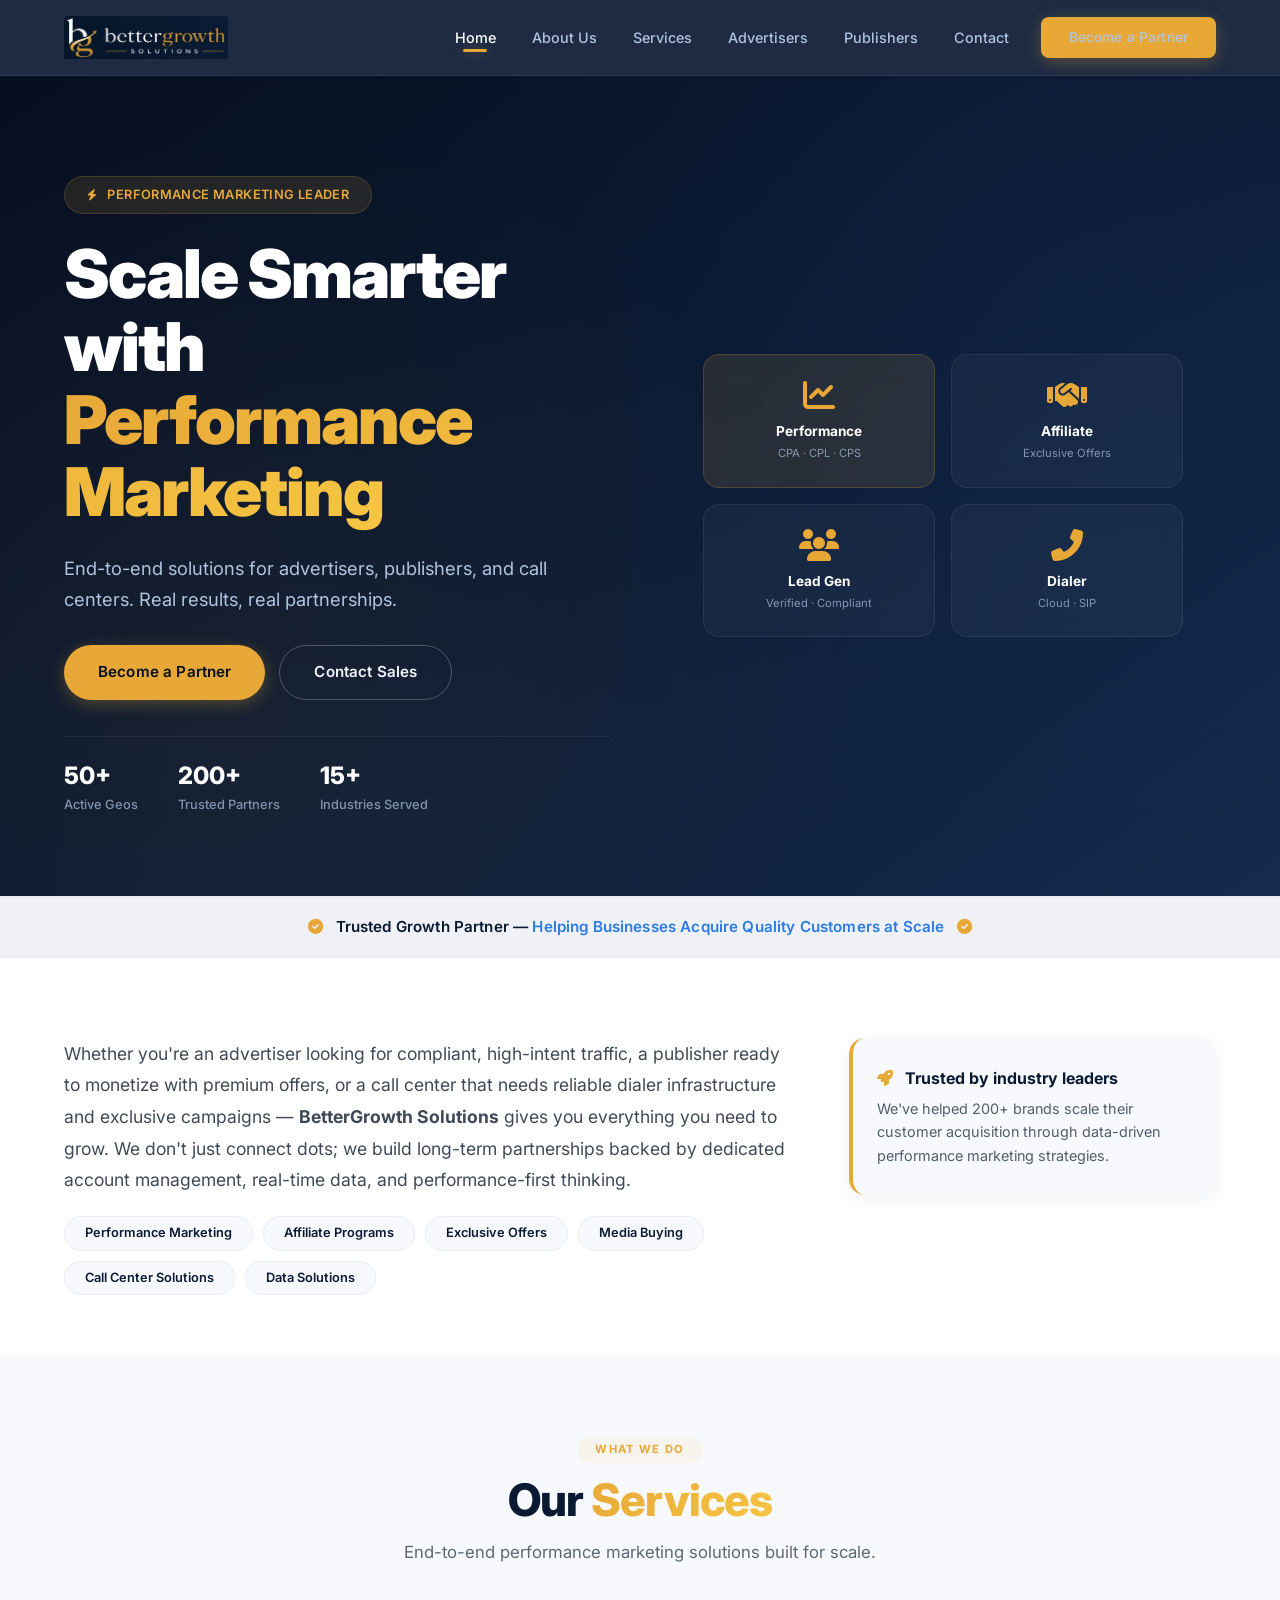
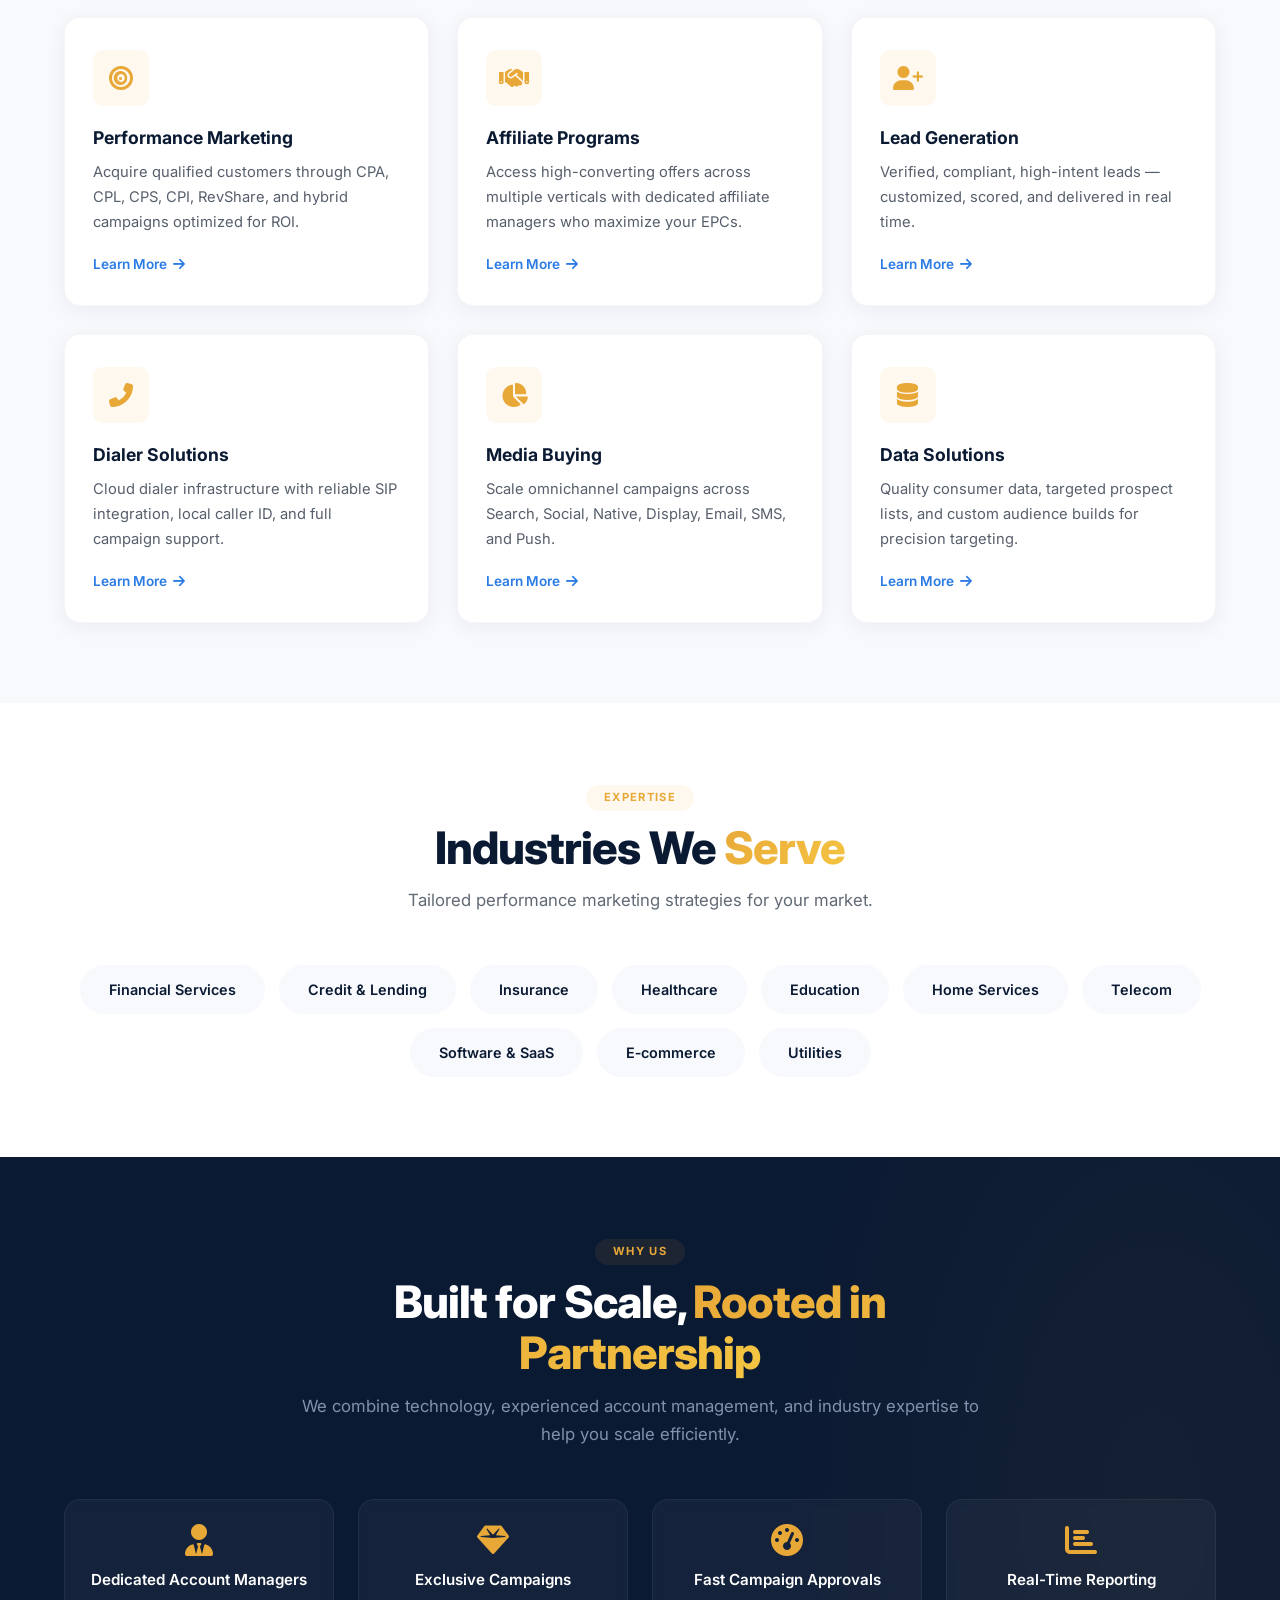
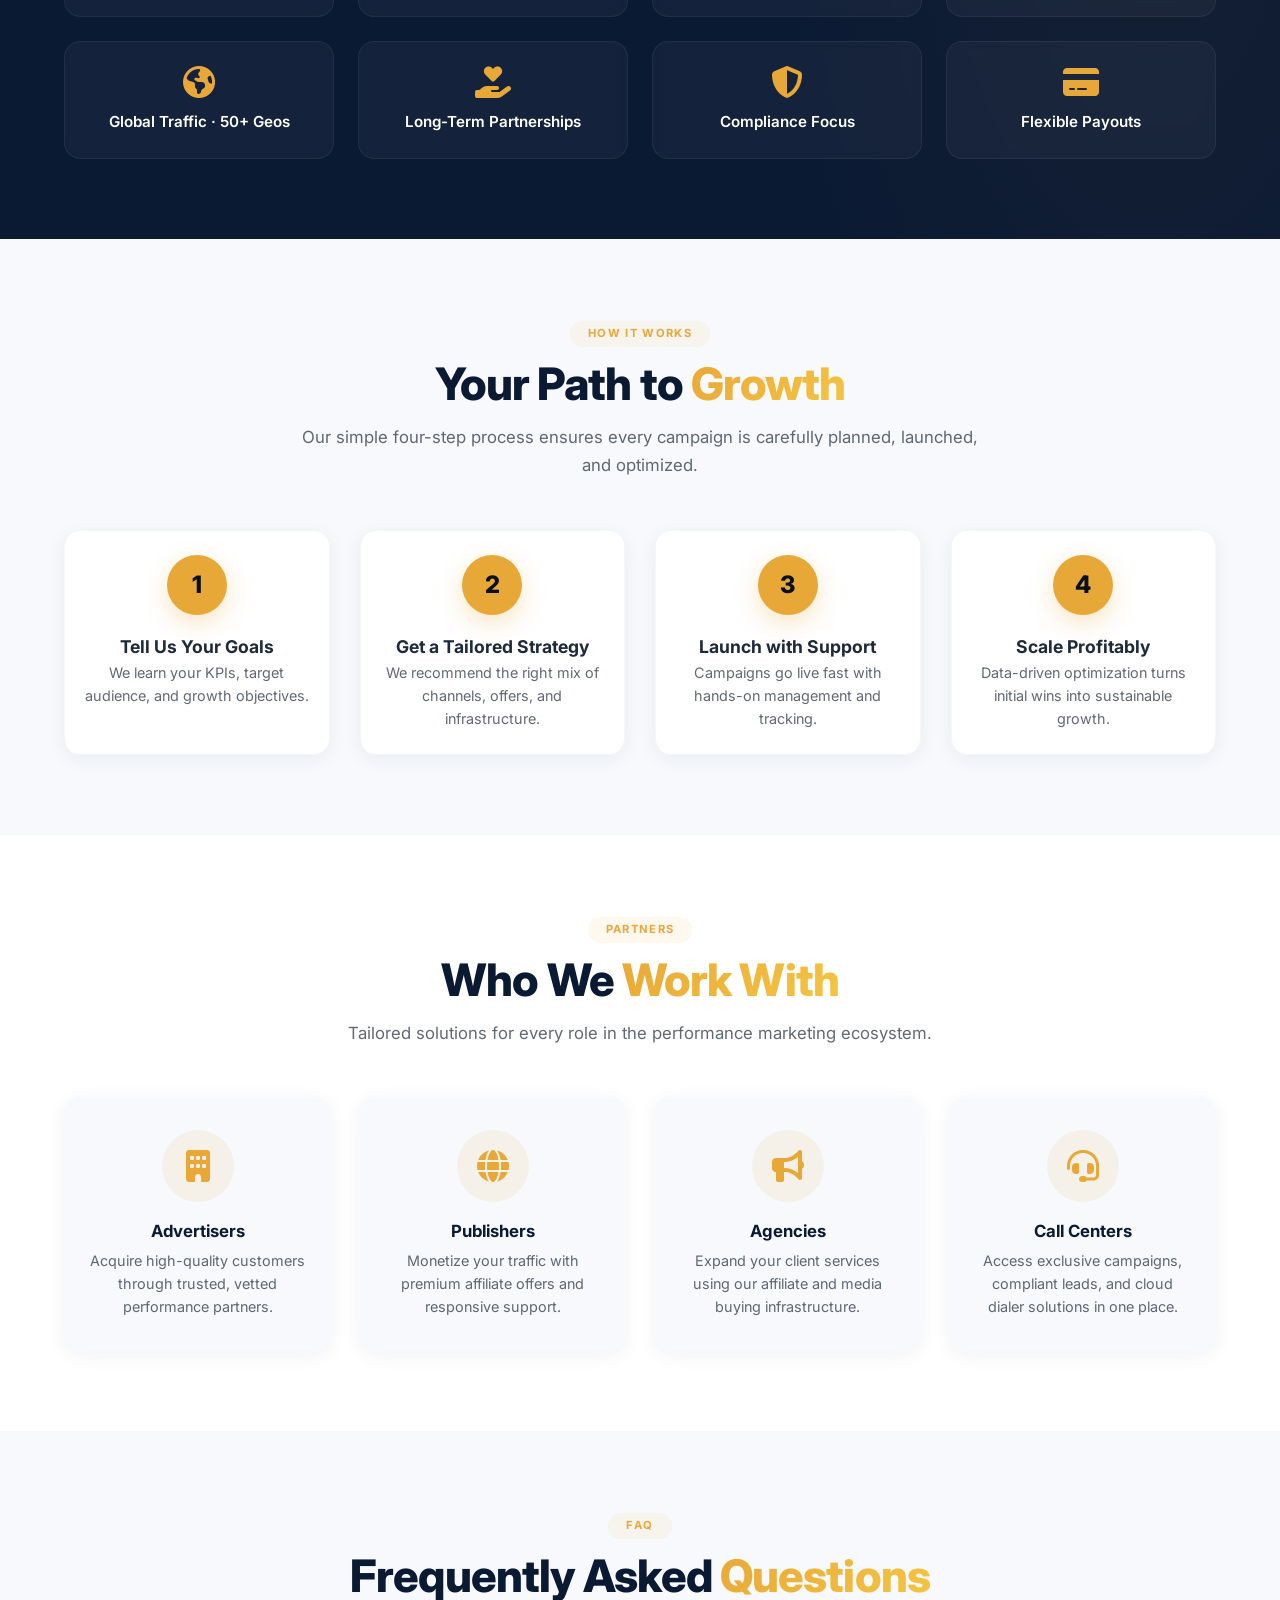
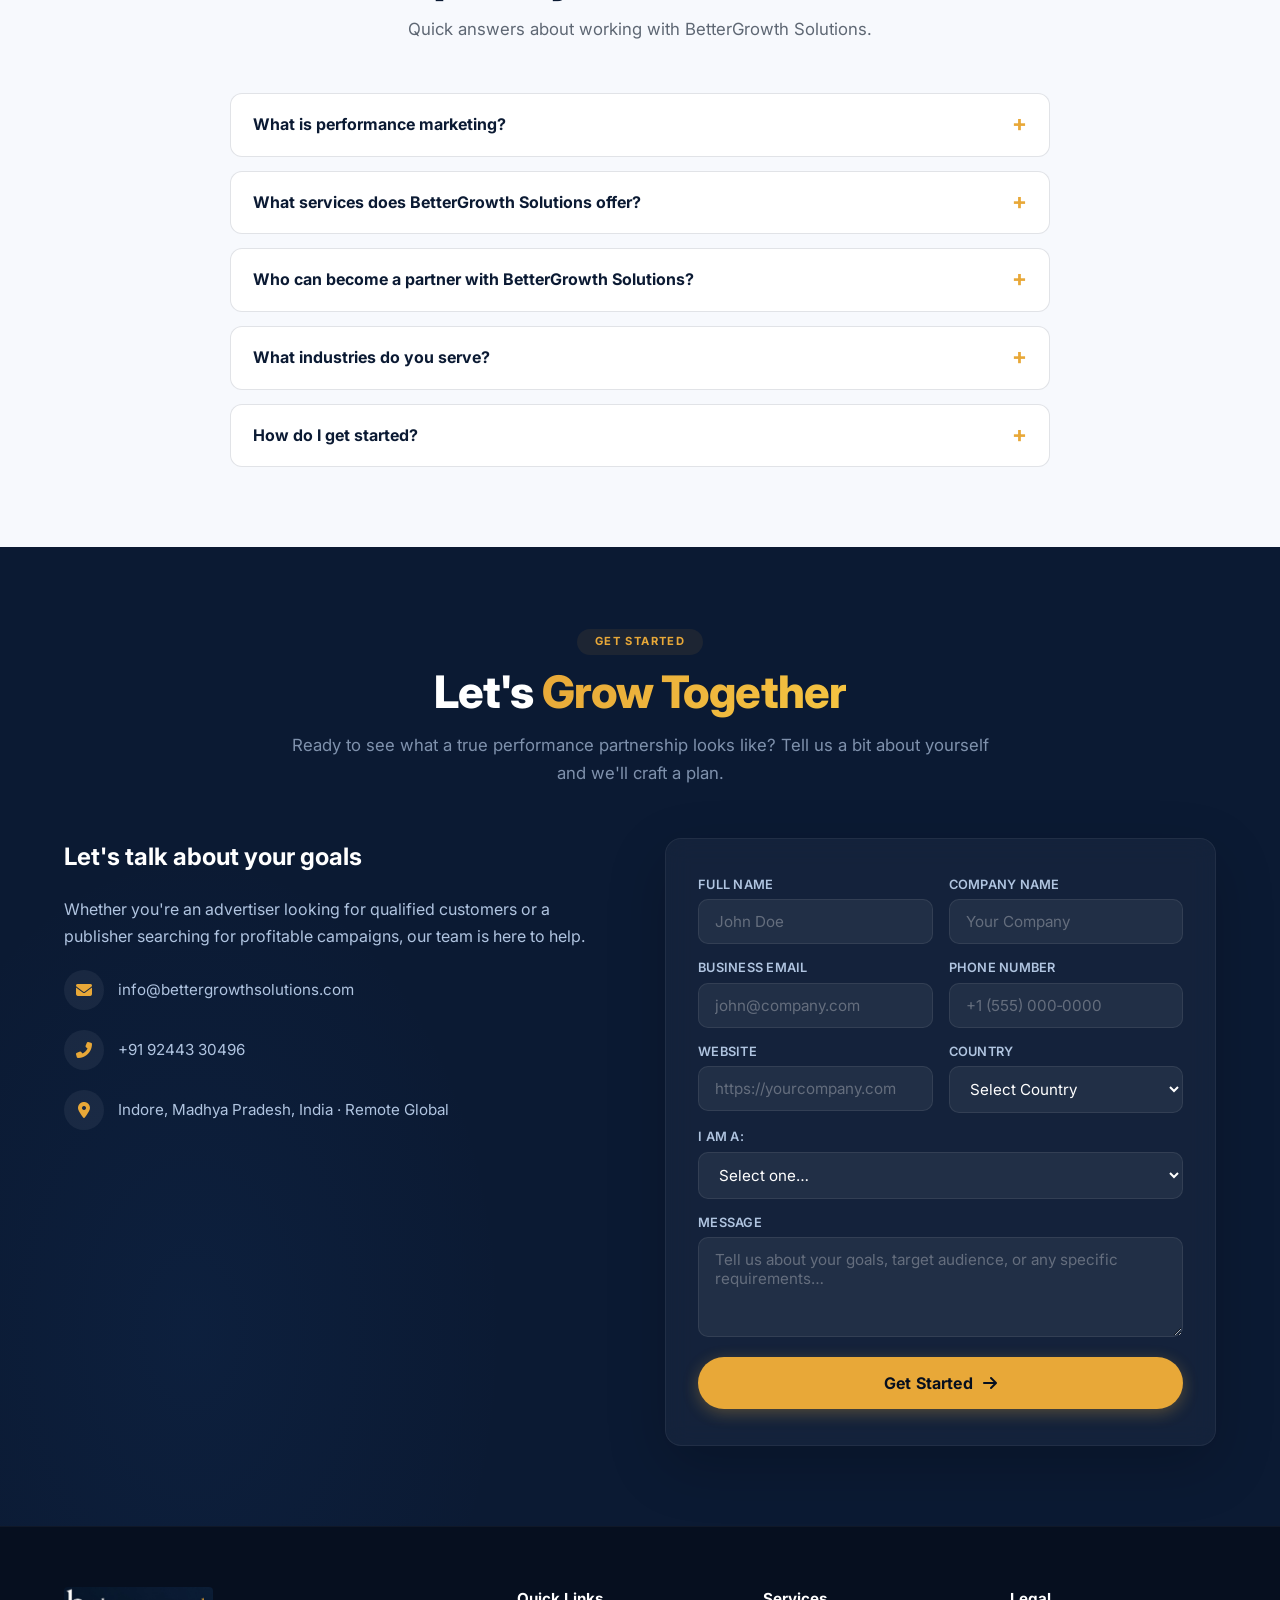
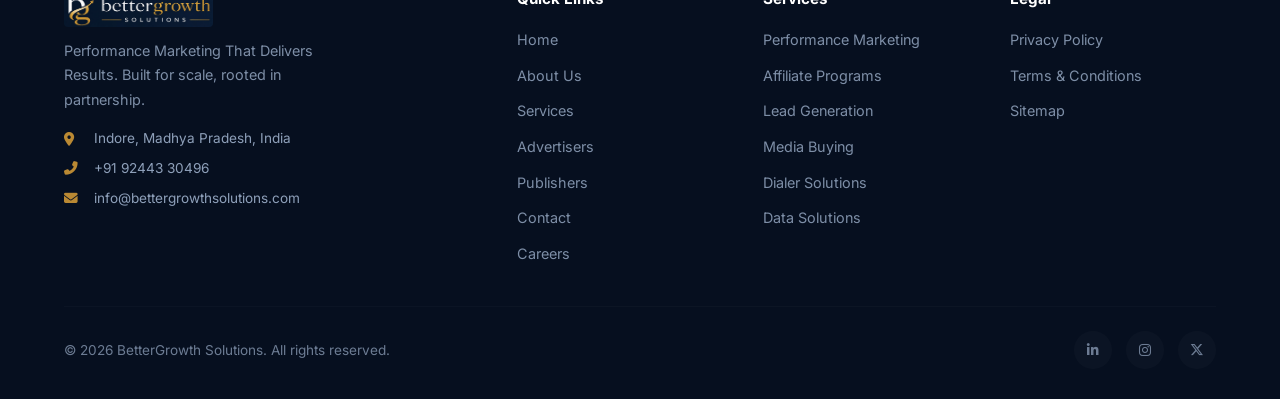
<file: index.html>
<!DOCTYPE html>
<html lang="en">
<head>
    <meta charset="UTF-8" />
    <meta name="viewport" content="width=device-width, initial-scale=1.0" />

    <!-- ============================================================
    PRIMARY SEO
    ============================================================ -->
    <title>Performance Marketing Agency | BetterGrowth Solutions</title>
    <meta name="description" content="BetterGrowth Solutions is a performance marketing agency for CPA, CPL, lead generation, affiliate programs and media buying. Scale customer acquisition with data-driven campaigns." />
    <meta name="keywords" content="performance marketing, CPA marketing, CPL campaigns, lead generation, affiliate marketing, media buying, digital marketing agency, customer acquisition, BetterGrowth Solutions" />
    <meta name="author" content="BetterGrowth Solutions" />
    <meta name="robots" content="index, follow, max-snippet:-1, max-image-preview:large, max-video-preview:-1" />
    <link rel="canonical" href="https://bettergrowthsolutions.com/" />
    <meta name="theme-color" content="#0f1f3d" />
    <meta name="fo-verify" content="fa88e539-991d-445c-bbc4-5c7db0f1e27b" />

    <!-- Alternate languages / regions -->
    <link rel="alternate" hreflang="en-us" href="https://bettergrowthsolutions.com/" />
    <link rel="alternate" hreflang="en-gb" href="https://bettergrowthsolutions.com/" />
    <link rel="alternate" hreflang="x-default" href="https://bettergrowthsolutions.com/" />

    <!-- ============================================================
    OPEN GRAPH / TWITTER
    ============================================================ -->
    <meta property="og:type" content="website" />
    <meta property="og:site_name" content="BetterGrowth Solutions" />
    <meta property="og:title" content="Performance Marketing Agency | BetterGrowth Solutions" />
    <meta property="og:description" content="Scale smarter with performance marketing. CPA, CPL, lead generation, affiliate programs and media buying, all in one place." />
    <meta property="og:url" content="https://bettergrowthsolutions.com/" />
    <meta property="og:image" content="https://bettergrowthsolutions.com/bettergrowthsolutions.jpg" />
    <meta property="og:image:width" content="1200" />
    <meta property="og:image:height" content="630" />
    <meta property="og:image:alt" content="BetterGrowth Solutions - Performance Marketing Agency" />
    <meta property="og:locale" content="en_US" />

    <meta name="twitter:card" content="summary_large_image" />
    <meta name="twitter:site" content="@BGSindore" />
    <meta name="twitter:title" content="Performance Marketing Agency | BetterGrowth Solutions" />
    <meta name="twitter:description" content="Scale smarter with performance marketing. CPA, CPL, lead generation, affiliate programs and media buying." />
    <meta name="twitter:image" content="https://bettergrowthsolutions.com/bettergrowthsolutions.jpg" />

    <!-- ============================================================
    FAVICON
    ============================================================ -->
    <link rel="icon" href="bettergrowthsolutions.jpg" type="image/jpeg" />
    <link rel="apple-touch-icon" href="bettergrowthsolutions.jpg" />

    <!-- ============================================================
    FONTS & ICONS
    ============================================================ -->
    <link rel="preconnect" href="https://fonts.googleapis.com" />
    <link rel="preconnect" href="https://fonts.gstatic.com" crossorigin />
    <link href="https://fonts.googleapis.com/css2?family=Inter:opsz,wght@14..32,400;14..32,500;14..32,600;14..32,700;14..32,800;14..32,900&display=swap" rel="stylesheet" />
    <link rel="stylesheet" href="https://cdnjs.cloudflare.com/ajax/libs/font-awesome/6.5.0/css/all.min.css" />
    <link rel="preload" as="image" href="bettergrowthsolutions.jpg" />
    <link rel="stylesheet" href="style.css" />

   
    
    <noscript><style>#page-loader { display: none !important; } body.is-loading { overflow: auto; } .reveal { opacity: 1 !important; transform: none !important; }</style></noscript>
</head>
<body class="is-loading">

<!-- PAGE LOADER -->
<div id="page-loader" role="status" aria-live="polite" aria-label="Loading BetterGrowth Solutions">
    <img class="loader-logo" src="bettergrowthsolutions.jpg" alt="BetterGrowth Solutions" width="164" height="44" />
    <div class="loader-ring" aria-hidden="true"></div>
    <span class="loader-text">Loading</span>
</div>

<!-- HEADER -->
<header class="header" id="header">
    <div class="container">
        <a href="/" class="logo" aria-label="BetterGrowth Solutions home">
            <img src="bettergrowthsolutions.jpg" alt="BetterGrowth Solutions" class="logo-img" width="164" height="44" style="height:44px;width:auto;display:block;object-fit:contain;" />
        </a>
        <nav class="nav" aria-label="Main navigation">
            <ul class="nav-list" id="navList">
                <li><a href="/" class="active">Home</a></li>
                <li><a href="about">About Us</a></li>
                <li><a href="services">Services</a></li>
                <li><a href="advertisers">Advertisers</a></li>
                <li><a href="publishers">Publishers</a></li>
                <li><a href="contact">Contact</a></li>
                <li class="nav-cta"><a href="contact" class="btn btn-primary btn-sm">Become a Partner</a></li>
            </ul>
            <button class="hamburger" id="hamburger" aria-label="Toggle menu" aria-expanded="false" aria-controls="navList">
                <span></span><span></span><span></span>
            </button>
        </nav>
    </div>
</header>

<main id="main">

<!-- HERO -->
<section class="hero">
    <div class="container">
        <div class="hero-content">
            <div class="hero-badge"><i class="fas fa-bolt" aria-hidden="true"></i> Performance Marketing Leader</div>
            <h1>Scale Smarter with <br /><span class="highlight">Performance Marketing</span></h1>
            <p>End-to-end solutions for advertisers, publishers, and call centers. Real results, real partnerships.</p>
            <div class="hero-actions">
                <a href="contact" class="btn btn-primary">Become a Partner</a>
                <a href="contact" class="btn btn-secondary">Contact Sales</a>
            </div>
            <div class="hero-stats">
                <div class="stat"><span class="stat-number">50+</span><span class="stat-label">Active Geos</span></div>
                <div class="stat"><span class="stat-number">200+</span><span class="stat-label">Trusted Partners</span></div>
                <div class="stat"><span class="stat-number">15+</span><span class="stat-label">Industries Served</span></div>
            </div>
        </div>
        <div class="hero-visual">
            <div class="hero-grid">
                <div class="grid-item accent"><i class="fas fa-chart-line" aria-hidden="true"></i><h4>Performance</h4><p>CPA · CPL · CPS</p></div>
                <div class="grid-item"><i class="fas fa-handshake" aria-hidden="true"></i><h4>Affiliate</h4><p>Exclusive Offers</p></div>
                <div class="grid-item"><i class="fas fa-users" aria-hidden="true"></i><h4>Lead Gen</h4><p>Verified · Compliant</p></div>
                <div class="grid-item"><i class="fas fa-phone-alt" aria-hidden="true"></i><h4>Dialer</h4><p>Cloud · SIP</p></div>
            </div>
        </div>
    </div>
</section>

<!-- TRUST BAR -->
<div class="trust-bar">
    <div class="container">
        <p><i class="fas fa-check-circle" aria-hidden="true"></i> Trusted Growth Partner — <span>Helping Businesses Acquire Quality Customers at Scale</span> <i class="fas fa-check-circle" aria-hidden="true"></i></p>
    </div>
</div>

<!-- INTRO -->
<section class="intro-block reveal">
    <div class="container">
        <div class="intro-grid">
            <div>
                <p>Whether you're an advertiser looking for compliant, high-intent traffic, a publisher ready to monetize with premium offers, or a call center that needs reliable dialer infrastructure and exclusive campaigns — <strong>BetterGrowth Solutions</strong> gives you everything you need to grow. We don't just connect dots; we build long-term partnerships backed by dedicated account management, real-time data, and performance-first thinking.</p>
                <div class="intro-tags">
                    <span>Performance Marketing</span><span>Affiliate Programs</span><span>Exclusive Offers</span>
                    <span>Media Buying</span><span>Call Center Solutions</span><span>Data Solutions</span>
                </div>
            </div>
            <div class="side-feature">
                <h4><i class="fas fa-rocket" aria-hidden="true" style="color:var(--accent);margin-right:8px;"></i> Trusted by industry leaders</h4>
                <p>We've helped 200+ brands scale their customer acquisition through data-driven performance marketing strategies.</p>
            </div>
        </div>
    </div>
</section>

<!-- SERVICES -->
<section class="services" id="services">
    <div class="container">
        <div class="section-header reveal">
            <span class="label">What We Do</span>
            <h2>Our <span class="highlight">Services</span></h2>
            <p>End-to-end performance marketing solutions built for scale.</p>
        </div>
        <div class="services-grid">
            <div class="service-card reveal reveal-delay-1">
                <div class="icon"><i class="fas fa-bullseye" aria-hidden="true"></i></div>
                <h3>Performance Marketing</h3>
                <p>Acquire qualified customers through CPA, CPL, CPS, CPI, RevShare, and hybrid campaigns optimized for ROI.</p>
                <a href="services" class="learn-more" aria-label="Learn more about Performance Marketing">Learn More <i class="fas fa-arrow-right" aria-hidden="true"></i></a>
            </div>
            <div class="service-card reveal reveal-delay-2">
                <div class="icon"><i class="fas fa-handshake" aria-hidden="true"></i></div>
                <h3>Affiliate Programs</h3>
                <p>Access high-converting offers across multiple verticals with dedicated affiliate managers who maximize your EPCs.</p>
                <a href="services" class="learn-more" aria-label="Learn more about Affiliate Programs">Learn More <i class="fas fa-arrow-right" aria-hidden="true"></i></a>
            </div>
            <div class="service-card reveal reveal-delay-3">
                <div class="icon"><i class="fas fa-user-plus" aria-hidden="true"></i></div>
                <h3>Lead Generation</h3>
                <p>Verified, compliant, high-intent leads — customized, scored, and delivered in real time.</p>
                <a href="services" class="learn-more" aria-label="Learn more about Lead Generation">Learn More <i class="fas fa-arrow-right" aria-hidden="true"></i></a>
            </div>
            <div class="service-card reveal reveal-delay-1">
                <div class="icon"><i class="fas fa-phone-alt" aria-hidden="true"></i></div>
                <h3>Dialer Solutions</h3>
                <p>Cloud dialer infrastructure with reliable SIP integration, local caller ID, and full campaign support.</p>
                <a href="services" class="learn-more" aria-label="Learn more about Dialer Solutions">Learn More <i class="fas fa-arrow-right" aria-hidden="true"></i></a>
            </div>
            <div class="service-card reveal reveal-delay-2">
                <div class="icon"><i class="fas fa-chart-pie" aria-hidden="true"></i></div>
                <h3>Media Buying</h3>
                <p>Scale omnichannel campaigns across Search, Social, Native, Display, Email, SMS, and Push.</p>
                <a href="services" class="learn-more" aria-label="Learn more about Media Buying">Learn More <i class="fas fa-arrow-right" aria-hidden="true"></i></a>
            </div>
            <div class="service-card reveal reveal-delay-3">
                <div class="icon"><i class="fas fa-database" aria-hidden="true"></i></div>
                <h3>Data Solutions</h3>
                <p>Quality consumer data, targeted prospect lists, and custom audience builds for precision targeting.</p>
                <a href="services" class="learn-more" aria-label="Learn more about Data Solutions">Learn More <i class="fas fa-arrow-right" aria-hidden="true"></i></a>
            </div>
        </div>
    </div>
</section>

<!-- INDUSTRIES -->
<section class="industries">
    <div class="container">
        <div class="section-header reveal">
            <span class="label">Expertise</span>
            <h2>Industries We <span class="highlight">Serve</span></h2>
            <p>Tailored performance marketing strategies for your market.</p>
        </div>
        <div class="industries-grid reveal">
            <span class="ind-item">Financial Services</span><span class="ind-item">Credit &amp; Lending</span>
            <span class="ind-item">Insurance</span><span class="ind-item">Healthcare</span>
            <span class="ind-item">Education</span><span class="ind-item">Home Services</span>
            <span class="ind-item">Telecom</span><span class="ind-item">Software &amp; SaaS</span>
            <span class="ind-item">E‑commerce</span><span class="ind-item">Utilities</span>
        </div>
    </div>
</section>

<!-- WHY -->
<section class="why">
    <div class="container">
        <div class="section-header reveal">
            <span class="label">Why Us</span>
            <h2>Built for Scale, <span class="highlight">Rooted in Partnership</span></h2>
            <p>We combine technology, experienced account management, and industry expertise to help you scale efficiently.</p>
        </div>
        <div class="why-grid">
            <div class="why-item reveal reveal-delay-1"><i class="fas fa-user-tie" aria-hidden="true"></i><h4>Dedicated Account Managers</h4></div>
            <div class="why-item reveal reveal-delay-2"><i class="fas fa-gem" aria-hidden="true"></i><h4>Exclusive Campaigns</h4></div>
            <div class="why-item reveal reveal-delay-3"><i class="fas fa-tachometer-alt" aria-hidden="true"></i><h4>Fast Campaign Approvals</h4></div>
            <div class="why-item reveal reveal-delay-4"><i class="fas fa-chart-bar" aria-hidden="true"></i><h4>Real-Time Reporting</h4></div>
            <div class="why-item reveal reveal-delay-5"><i class="fas fa-globe-americas" aria-hidden="true"></i><h4>Global Traffic · 50+ Geos</h4></div>
            <div class="why-item reveal reveal-delay-1"><i class="fas fa-hand-holding-heart" aria-hidden="true"></i><h4>Long-Term Partnerships</h4></div>
            <div class="why-item reveal reveal-delay-2"><i class="fas fa-shield-alt" aria-hidden="true"></i><h4>Compliance Focus</h4></div>
            <div class="why-item reveal reveal-delay-3"><i class="fas fa-credit-card" aria-hidden="true"></i><h4>Flexible Payouts</h4></div>
        </div>
    </div>
</section>

<!-- PROCESS -->
<section class="process">
    <div class="container">
        <div class="section-header reveal">
            <span class="label">How It Works</span>
            <h2>Your Path to <span class="highlight">Growth</span></h2>
            <p>Our simple four-step process ensures every campaign is carefully planned, launched, and optimized.</p>
        </div>
        <div class="process-steps">
            <div class="step reveal reveal-delay-1"><div class="step-number">1</div><h3 style="font-size:1.1rem;">Tell Us Your Goals</h3><p>We learn your KPIs, target audience, and growth objectives.</p></div>
            <div class="step reveal reveal-delay-2"><div class="step-number">2</div><h3 style="font-size:1.1rem;">Get a Tailored Strategy</h3><p>We recommend the right mix of channels, offers, and infrastructure.</p></div>
            <div class="step reveal reveal-delay-3"><div class="step-number">3</div><h3 style="font-size:1.1rem;">Launch with Support</h3><p>Campaigns go live fast with hands-on management and tracking.</p></div>
            <div class="step reveal reveal-delay-4"><div class="step-number">4</div><h3 style="font-size:1.1rem;">Scale Profitably</h3><p>Data-driven optimization turns initial wins into sustainable growth.</p></div>
        </div>
    </div>
</section>

<!-- WHO -->
<section class="who">
    <div class="container">
        <div class="section-header reveal">
            <span class="label">Partners</span>
            <h2>Who We <span class="highlight">Work With</span></h2>
            <p>Tailored solutions for every role in the performance marketing ecosystem.</p>
        </div>
        <div class="who-grid">
            <div class="who-card reveal reveal-delay-1"><div class="avatar"><i class="fas fa-building" aria-hidden="true"></i></div><h4>Advertisers</h4><p>Acquire high-quality customers through trusted, vetted performance partners.</p></div>
            <div class="who-card reveal reveal-delay-2"><div class="avatar"><i class="fas fa-globe" aria-hidden="true"></i></div><h4>Publishers</h4><p>Monetize your traffic with premium affiliate offers and responsive support.</p></div>
            <div class="who-card reveal reveal-delay-3"><div class="avatar"><i class="fas fa-bullhorn" aria-hidden="true"></i></div><h4>Agencies</h4><p>Expand your client services using our affiliate and media buying infrastructure.</p></div>
            <div class="who-card reveal reveal-delay-4"><div class="avatar"><i class="fas fa-headset" aria-hidden="true"></i></div><h4>Call Centers</h4><p>Access exclusive campaigns, compliant leads, and cloud dialer solutions in one place.</p></div>
        </div>
    </div>
</section>

<!-- FAQ (visible content matches the FAQPage schema below) -->
<section class="faq" id="faq">
    <div class="container">
        <div class="section-header reveal">
            <span class="label">FAQ</span>
            <h2>Frequently Asked <span class="highlight">Questions</span></h2>
            <p>Quick answers about working with BetterGrowth Solutions.</p>
        </div>
        <div class="faq-list reveal">
            <details>
                <summary>What is performance marketing?</summary>
                <p>Performance marketing is a results-driven advertising approach where advertisers pay only for specific actions like leads, sales, clicks, or installs. Common models include CPA, CPL, CPS, CPI, and RevShare.</p>
            </details>
            <details>
                <summary>What services does BetterGrowth Solutions offer?</summary>
                <p>We offer Performance Marketing, Affiliate Programs, Lead Generation, Media Buying, Dialer Solutions, and Data Solutions for advertisers, publishers, agencies, and call centers.</p>
            </details>
            <details>
                <summary>Who can become a partner with BetterGrowth Solutions?</summary>
                <p>We work with advertisers looking for quality leads, publishers and affiliates seeking high-converting offers, agencies needing performance marketing infrastructure, and call centers requiring dialer solutions.</p>
            </details>
            <details>
                <summary>What industries do you serve?</summary>
                <p>We serve Financial Services, Credit &amp; Lending, Insurance, Healthcare, Education, Home Services, Telecom, Software &amp; SaaS, E-commerce, and Utilities.</p>
            </details>
            <details>
                <summary>How do I get started?</summary>
                <p>Contact us through the form below, tell us your goals, and we'll build a tailored performance marketing strategy covering campaign setup, optimization, and scaling.</p>
            </details>
        </div>
    </div>
</section>

<!-- CONTACT -->
<section class="contact" id="contact">
    <div class="container">
        <div class="section-header reveal">
            <span class="label">Get Started</span>
            <h2>Let's <span class="highlight">Grow Together</span></h2>
            <p>Ready to see what a true performance partnership looks like? Tell us a bit about yourself and we'll craft a plan.</p>
        </div>
        <div class="contact-wrapper">
            <div class="contact-info reveal">
                <h3>Let's talk about your goals</h3>
                <p>Whether you're an advertiser looking for qualified customers or a publisher searching for profitable campaigns, our team is here to help.</p>
                <div class="detail"><i class="fas fa-envelope" aria-hidden="true"></i><a href="mailto:info@bettergrowthsolutions.com" style="color:inherit;text-decoration:none;">info@bettergrowthsolutions.com</a></div>
                <div class="detail"><i class="fas fa-phone-alt" aria-hidden="true"></i><a href="tel:+919244330496" style="color:inherit;text-decoration:none;">+91 92443 30496</a></div>
                <div class="detail"><i class="fas fa-map-marker-alt" aria-hidden="true"></i><span>Indore, Madhya Pradesh, India · Remote Global</span></div>
            </div>

            <div class="contact-form-wrap reveal reveal-delay-2" id="contactFormWrap">
                <form action="https://api.web3forms.com/submit" method="POST" class="contact-form" id="contactForm" novalidate>
                    <!-- Web3Forms -->
                    <input type="hidden" name="access_key" value="a33b32fe-3472-474f-b459-397c5e6224bb" />
                    <input type="hidden" name="subject" value="New enquiry from bettergrowthsolutions.com" />
                    <input type="hidden" name="from_name" value="BetterGrowth Solutions Website" />
                    <!-- Honeypot (anti-spam) -->
                    <input type="checkbox" name="botcheck" style="display:none;" tabindex="-1" autocomplete="off" />

                    <div class="form-error" id="formError" role="alert"></div>

                    <div class="form-row">
                        <div class="form-group"><label for="fullName">Full Name</label><input type="text" id="fullName" name="name" placeholder="John Doe" autocomplete="name" required /></div>
                        <div class="form-group"><label for="companyName">Company Name</label><input type="text" id="companyName" name="company" placeholder="Your Company" autocomplete="organization" /></div>
                    </div>
                    <div class="form-row">
                        <div class="form-group"><label for="email">Business Email</label><input type="email" id="email" name="email" placeholder="john@company.com" autocomplete="email" required /></div>
                        <div class="form-group"><label for="phone">Phone Number</label><input type="tel" id="phone" name="phone" placeholder="+1 (555) 000‑0000" autocomplete="tel" /></div>
                    </div>
                    <div class="form-row">
                        <div class="form-group"><label for="website">Website</label><input type="text" id="website" name="website" placeholder="https://yourcompany.com" autocomplete="url" /></div>
                        <div class="form-group">
                            <label for="country">Country</label>
                            <select id="country" name="country">
                                <option value="">Select Country</option>
                                <option value="United States">United States</option><option value="Canada">Canada</option>
                                <option value="United Kingdom">United Kingdom</option><option value="Germany">Germany</option>
                                <option value="France">France</option><option value="Australia">Australia</option>
                                <option value="India">India</option><option value="Other">Other</option>
                            </select>
                        </div>
                    </div>
                    <div class="form-group">
                        <label for="businessType">I am a:</label>
                        <select id="businessType" name="business_type">
                            <option value="">Select one…</option>
                            <option value="Advertiser">Advertiser</option><option value="Affiliate">Affiliate</option>
                            <option value="Publisher">Publisher</option><option value="Agency">Agency</option>
                            <option value="Call Center">Call Center</option><option value="Media Buyer">Media Buyer</option>
                            <option value="Other">Other</option>
                        </select>
                    </div>
                    <div class="form-group"><label for="message">Message</label><textarea id="message" name="message" placeholder="Tell us about your goals, target audience, or any specific requirements…"></textarea></div>
                    <button type="submit" id="submitBtn" class="btn btn-primary">Get Started <i class="fas fa-arrow-right" aria-hidden="true"></i></button>
                </form>

                <!-- Thank-you message (shown in place after a successful submit; no redirect) -->
                <div class="thank-you-message" id="thankYou" role="status" aria-live="polite" hidden>
                    <div style="text-align:center;padding:40px 20px;">
                        <i class="fas fa-check-circle" aria-hidden="true" style="font-size:4rem;color:#22c55e;margin-bottom:20px;display:block;"></i>
                        <h3 style="color:#0b1a33;font-size:1.8rem;font-weight:800;margin-bottom:12px;">Thanks for reaching out!</h3>
                        <p style="color:#1e2a3a;font-size:1.1rem;line-height:1.8;max-width:500px;margin:0 auto;">
                            We've received your message and will get back to you within <strong>24 hours</strong>.
                        </p>
                        <p style="color:#1e2a3a;font-size:1rem;line-height:1.8;margin-top:16px;">For urgent inquiries, email us directly at:</p>
                        <p style="color:#e8a838;font-size:1.2rem;font-weight:700;margin-top:8px;">
                            <i class="fas fa-envelope" aria-hidden="true" style="margin-right:8px;"></i>
                            <a href="mailto:info@bettergrowthsolutions.com" style="color:inherit;text-decoration:none;">info@bettergrowthsolutions.com</a>
                        </p>
                        <button type="button" class="btn btn-primary" id="sendAnother" style="margin-top:24px;display:inline-flex;">
                            <i class="fas fa-redo" aria-hidden="true"></i>&nbsp;Send Another Message
                        </button>
                    </div>
                </div>
            </div>
        </div>
    </div>
</section>

</main>

<!-- FOOTER -->
<footer class="footer">
    <div class="container">
        <div class="footer-grid">
            <div class="footer-brand">
                <a href="/" class="logo" aria-label="BetterGrowth Solutions home">
                    <img src="bettergrowthsolutions.jpg" alt="BetterGrowth Solutions" class="logo-img" width="149" height="40" loading="lazy" style="height:40px;width:auto;display:block;object-fit:contain;" />
                </a>
                <p>Performance Marketing That Delivers Results. Built for scale, rooted in partnership.</p>
                <address class="footer-contact-info" style="font-style:normal;">
                    <div class="contact-item"><i class="fas fa-map-marker-alt" aria-hidden="true"></i><span>Indore, Madhya Pradesh, India</span></div>
                    <div class="contact-item"><i class="fas fa-phone-alt" aria-hidden="true"></i><a href="tel:+919244330496" style="color:inherit;text-decoration:none;">+91 92443 30496</a></div>
                    <div class="contact-item"><i class="fas fa-envelope" aria-hidden="true"></i><a href="mailto:info@bettergrowthsolutions.com" style="color:inherit;text-decoration:none;">info@bettergrowthsolutions.com</a></div>
                </address>
            </div>

            <div class="footer-col">
                <h4>Quick Links</h4>
                <ul>
                    <li><a href="/">Home</a></li><li><a href="about">About Us</a></li>
                    <li><a href="services">Services</a></li><li><a href="advertisers">Advertisers</a></li>
                    <li><a href="publishers">Publishers</a></li><li><a href="contact">Contact</a></li>
                    <li><a href="careers">Careers</a></li>
                </ul>
            </div>
            <div class="footer-col">
                <h4>Services</h4>
                <ul>
                    <li><a href="services">Performance Marketing</a></li><li><a href="services">Affiliate Programs</a></li>
                    <li><a href="services">Lead Generation</a></li><li><a href="services">Media Buying</a></li>
                    <li><a href="services">Dialer Solutions</a></li><li><a href="services">Data Solutions</a></li>
                </ul>
            </div>
            <div class="footer-col">
                <h4>Legal</h4>
                <ul><li><a href="privacy-policy">Privacy Policy</a></li><li><a href="terms-and-conditions">Terms &amp; Conditions</a></li><li><a href="sitemap">Sitemap</a></li></ul>
            </div>
        </div>
        <div class="footer-bottom">
            <span>
                <a href="https://rajvardhansingh.in/" target="_blank" rel="noopener noreferrer">
                    &copy; 2026 BetterGrowth Solutions. All rights reserved.
                </a>
            </span>
            <div class="footer-socials">
                <a href="https://www.linkedin.com/company/bettergrowth-solutions/" target="_blank" rel="noopener noreferrer" aria-label="BetterGrowth Solutions on LinkedIn" title="Follow BetterGrowth Solutions on LinkedIn"><i class="fab fa-linkedin-in" aria-hidden="true"></i></a>
                <a href="https://www.instagram.com/bettergrowthsolutions/" target="_blank" rel="noopener noreferrer" aria-label="BetterGrowth Solutions on Instagram" title="Follow BetterGrowth Solutions on Instagram"><i class="fab fa-instagram" aria-hidden="true"></i></a>
                <a href="https://x.com/BGSindore" target="_blank" rel="noopener noreferrer" aria-label="BetterGrowth Solutions on X" title="Follow BetterGrowth Solutions on X"><i class="fab fa-x-twitter" aria-hidden="true"></i></a>
            </div>
        </div>
    </div>
</footer>

<!-- ============================================================
     JSON-LD STRUCTURED DATA (single consolidated graph)
     ============================================================ -->
<script type="application/ld+json">
{
  "@context": "https://schema.org",
  "@graph": [
    {
      "@type": "Organization",
      "@id": "https://bettergrowthsolutions.com/#organization",
      "name": "BetterGrowth Solutions",
      "url": "https://bettergrowthsolutions.com/",
      "logo": {
        "@type": "ImageObject",
        "url": "https://bettergrowthsolutions.com/bettergrowthsolutions.jpg"
      },
      "image": "https://bettergrowthsolutions.com/bettergrowthsolutions.jpg",
      "description": "Performance marketing agency for advertisers, publishers, agencies, and call centers. CPA, CPL, CPS, RevShare, and hybrid campaigns.",
      "email": "info@bettergrowthsolutions.com",
      "telephone": "+91-92443-30496",
      "address": {
        "@type": "PostalAddress",
        "addressLocality": "Indore",
        "addressRegion": "Madhya Pradesh",
        "addressCountry": "IN"
      },
      "contactPoint": {
        "@type": "ContactPoint",
        "contactType": "sales",
        "telephone": "+91-92443-30496",
        "email": "info@bettergrowthsolutions.com",
        "availableLanguage": ["English", "Hindi"]
      },
      "sameAs": [
        "https://www.linkedin.com/company/bettergrowth-solutions/",
        "https://www.instagram.com/bettergrowthsolutions/",
        "https://x.com/BGSindore"
      ]
    },
    {
      "@type": "WebSite",
      "@id": "https://bettergrowthsolutions.com/#website",
      "url": "https://bettergrowthsolutions.com/",
      "name": "BetterGrowth Solutions",
      "publisher": { "@id": "https://bettergrowthsolutions.com/#organization" },
      "inLanguage": "en-US"
    },
    {
      "@type": "WebPage",
      "@id": "https://bettergrowthsolutions.com/#webpage",
      "url": "https://bettergrowthsolutions.com/",
      "name": "Performance Marketing Agency | BetterGrowth Solutions",
      "description": "Scale your business with performance marketing. CPA, CPL, CPS, RevShare campaigns for advertisers, publishers, agencies, and call centers.",
      "isPartOf": { "@id": "https://bettergrowthsolutions.com/#website" },
      "about": { "@id": "https://bettergrowthsolutions.com/#organization" },
      "inLanguage": "en-US",
      "breadcrumb": { "@id": "https://bettergrowthsolutions.com/#breadcrumb" }
    },
    {
      "@type": "BreadcrumbList",
      "@id": "https://bettergrowthsolutions.com/#breadcrumb",
      "itemListElement": [
        { "@type": "ListItem", "position": 1, "name": "Home", "item": "https://bettergrowthsolutions.com/" }
      ]
    },
    {
      "@type": "ProfessionalService",
      "@id": "https://bettergrowthsolutions.com/#localbusiness",
      "name": "BetterGrowth Solutions",
      "url": "https://bettergrowthsolutions.com/",
      "image": "https://bettergrowthsolutions.com/bettergrowthsolutions.jpg",
      "telephone": "+91-92443-30496",
      "email": "info@bettergrowthsolutions.com",
      "address": {
        "@type": "PostalAddress",
        "addressLocality": "Indore",
        "addressRegion": "Madhya Pradesh",
        "addressCountry": "IN"
      },
      "openingHours": "Mo-Fr 09:00-18:00",
      "areaServed": ["US", "CA", "GB", "AU", "IN"]
    },
    {
      "@type": "ItemList",
      "name": "BetterGrowth Solutions Services",
      "itemListElement": [
        { "@type": "ListItem", "position": 1, "item": { "@type": "Service", "name": "Performance Marketing", "description": "Acquire qualified customers through CPA, CPL, CPS, CPI, RevShare, and hybrid campaigns optimized for ROI.", "provider": { "@id": "https://bettergrowthsolutions.com/#organization" } } },
        { "@type": "ListItem", "position": 2, "item": { "@type": "Service", "name": "Affiliate Programs", "description": "Access high-converting offers across multiple verticals with dedicated affiliate managers.", "provider": { "@id": "https://bettergrowthsolutions.com/#organization" } } },
        { "@type": "ListItem", "position": 3, "item": { "@type": "Service", "name": "Lead Generation", "description": "Verified, compliant, high-intent leads, customized, scored, and delivered in real time.", "provider": { "@id": "https://bettergrowthsolutions.com/#organization" } } },
        { "@type": "ListItem", "position": 4, "item": { "@type": "Service", "name": "Dialer Solutions", "description": "Cloud dialer infrastructure with reliable SIP integration, local caller ID, and full campaign support.", "provider": { "@id": "https://bettergrowthsolutions.com/#organization" } } },
        { "@type": "ListItem", "position": 5, "item": { "@type": "Service", "name": "Media Buying", "description": "Scale omnichannel campaigns across Search, Social, Native, Display, Email, SMS, and Push.", "provider": { "@id": "https://bettergrowthsolutions.com/#organization" } } },
        { "@type": "ListItem", "position": 6, "item": { "@type": "Service", "name": "Data Solutions", "description": "Quality consumer data, targeted prospect lists, and custom audience builds.", "provider": { "@id": "https://bettergrowthsolutions.com/#organization" } } }
      ]
    },
    {
      "@type": "FAQPage",
      "@id": "https://bettergrowthsolutions.com/#faq",
      "mainEntity": [
        { "@type": "Question", "name": "What is performance marketing?", "acceptedAnswer": { "@type": "Answer", "text": "Performance marketing is a results-driven advertising approach where advertisers pay only for specific actions like leads, sales, clicks, or installs. Common models include CPA, CPL, CPS, CPI, and RevShare." } },
        { "@type": "Question", "name": "What services does BetterGrowth Solutions offer?", "acceptedAnswer": { "@type": "Answer", "text": "We offer Performance Marketing, Affiliate Programs, Lead Generation, Media Buying, Dialer Solutions, and Data Solutions for advertisers, publishers, agencies, and call centers." } },
        { "@type": "Question", "name": "Who can become a partner with BetterGrowth Solutions?", "acceptedAnswer": { "@type": "Answer", "text": "We work with advertisers looking for quality leads, publishers and affiliates seeking high-converting offers, agencies needing performance marketing infrastructure, and call centers requiring dialer solutions." } },
        { "@type": "Question", "name": "What industries do you serve?", "acceptedAnswer": { "@type": "Answer", "text": "We serve Financial Services, Credit & Lending, Insurance, Healthcare, Education, Home Services, Telecom, Software & SaaS, E-commerce, and Utilities." } },
        { "@type": "Question", "name": "How do I get started?", "acceptedAnswer": { "@type": "Answer", "text": "Contact us through the form on our website, tell us your goals, and we'll build a tailored performance marketing strategy covering campaign setup, optimization, and scaling." } }
      ]
    }
  ]
}
</script>

<script>
(function () {
    'use strict';

    // ============================================================
    // PAGE LOADER
    // Hides when the page has fully loaded (with a safety timeout)
    // ============================================================
    var loader = document.getElementById('page-loader');
    var loaderDone = false;
    function hideLoader() {
        if (loaderDone) return;
        loaderDone = true;
        document.body.classList.remove('is-loading');
        if (loader) {
            loader.classList.add('hidden');
            setTimeout(function () { if (loader && loader.parentNode) loader.parentNode.removeChild(loader); }, 700);
        }
    }
    if (document.readyState === 'complete') {
        setTimeout(hideLoader, 300);
    } else {
        window.addEventListener('load', function () { setTimeout(hideLoader, 300); });
    }
    setTimeout(hideLoader, 5000); // never block the site longer than 5s

    // ============================================================
    // HAMBURGER MENU
    // ============================================================
    var hamburger = document.getElementById('hamburger');
    var navList = document.getElementById('navList');
    if (hamburger && navList) {
        hamburger.addEventListener('click', function () {
            var open = this.classList.toggle('open');
            navList.classList.toggle('open');
            this.setAttribute('aria-expanded', open ? 'true' : 'false');
        });
        document.querySelectorAll('.nav-list a').forEach(function (link) {
            link.addEventListener('click', function () {
                hamburger.classList.remove('open');
                navList.classList.remove('open');
                hamburger.setAttribute('aria-expanded', 'false');
            });
        });
    }

    // ============================================================
    // HEADER SCROLL EFFECT
    // ============================================================
    var header = document.getElementById('header');
    if (header) {
        window.addEventListener('scroll', function () {
            header.classList.toggle('scrolled', window.pageYOffset > 30);
        }, { passive: true });
    }

    // ============================================================
    // SCROLL REVEAL
    // ============================================================
    var revealElements = document.querySelectorAll('.reveal');
    if ('IntersectionObserver' in window) {
        var observer = new IntersectionObserver(function (entries) {
            entries.forEach(function (entry) {
                if (entry.isIntersecting) {
                    entry.target.classList.add('visible');
                    observer.unobserve(entry.target);
                }
            });
        }, { threshold: 0.10, rootMargin: '0px 0px -40px 0px' });
        revealElements.forEach(function (el) { observer.observe(el); });
    } else {
        revealElements.forEach(function (el) { el.classList.add('visible'); });
    }

    // ============================================================
    // CONTACT FORM (Web3Forms) - shows thank-you in place, no redirect
    // ============================================================
    var form = document.getElementById('contactForm');
    var submitBtn = document.getElementById('submitBtn');
    var thankYou = document.getElementById('thankYou');
    var formError = document.getElementById('formError');
    var sendAnother = document.getElementById('sendAnother');

    function showError(msg) {
        formError.textContent = msg;
        formError.classList.add('show');
    }
    function clearError() {
        formError.textContent = '';
        formError.classList.remove('show');
    }

    if (form && submitBtn && thankYou) {
        form.addEventListener('submit', function (e) {
            e.preventDefault(); // stops the browser from navigating to Web3Forms
            clearError();

            var name = form.elements['name'].value.trim();
            var email = form.elements['email'].value.trim();

            if (!name) { showError('Please enter your full name.'); form.elements['name'].focus(); return; }
            if (!/^[^\s@]+@[^\s@]+\.[^\s@]+$/.test(email)) { showError('Please enter a valid business email address.'); form.elements['email'].focus(); return; }

            var originalHTML = submitBtn.innerHTML;
            submitBtn.innerHTML = '<i class="fas fa-spinner fa-spin" aria-hidden="true"></i> Sending…';
            submitBtn.disabled = true;
            form.classList.add('is-sending');

            fetch(form.action, {
                method: 'POST',
                headers: { 'Accept': 'application/json' },
                body: new FormData(form)
            })
            .then(function (res) { return res.json().then(function (data) { return { ok: res.ok, data: data }; }); })
            .then(function (result) {
                if (result.ok && result.data.success) {
                    form.reset();
                    form.hidden = true;
                    form.style.display = 'none';
                    thankYou.hidden = false;
                    thankYou.style.display = 'block';
                    thankYou.scrollIntoView({ behavior: 'smooth', block: 'center' });
                } else {
                    showError(result.data.message || 'Something went wrong. Please try again.');
                }
            })
            .catch(function () {
                showError('Network error. Please try again or email us at info@bettergrowthsolutions.com');
            })
            .then(function () {
                submitBtn.innerHTML = originalHTML;
                submitBtn.disabled = false;
                form.classList.remove('is-sending');
            });
        });

        if (sendAnother) {
            sendAnother.addEventListener('click', function () {
                thankYou.hidden = true;
                thankYou.style.display = 'none';
                form.hidden = false;
                form.style.display = '';
                clearError();
                form.elements['name'].focus();
            });
        }
    }
})();
</script>

<!-- Chatbase chat widget -->
<script>
(function(){if(!window.chatbase||window.chatbase("getState")!=="initialized"){window.chatbase=(...arguments)=>{if(!window.chatbase.q){window.chatbase.q=[]}window.chatbase.q.push(arguments)};window.chatbase=new Proxy(window.chatbase,{get(target,prop){if(prop==="q"){return target.q}return(...args)=>target(prop,...args)}})}const onLoad=function(){const script=document.createElement("script");script.src="https://www.chatbase.co/embed.min.js";script.id="RwRV4oQNWh73Xzm4AkUpW";script.domain="www.chatbase.co";document.body.appendChild(script)};if(document.readyState==="complete"){onLoad()}else{window.addEventListener("load",onLoad)}})();
</script>
<script type="module" src="https://static.cloudflareinsights.com/beacon.min.js/vce701823e78c4301a35b7e07294d87301792088814092" integrity="sha512-UKNk8GbxkABxKcXYuLkO16EleLGUkcvJWtpSNmExE0Too3ZaFAxTscNWEc1OdAv5/BikHawapSCaiD2XCmp+Bw==" data-cf-beacon='{"version":"2024.11.0","token":"4241e5b2c0fa4c3e8a13aebb5f3f08cd","r":1,"spa":2}' crossorigin="anonymous"></script>
</body>
</html>
</file>
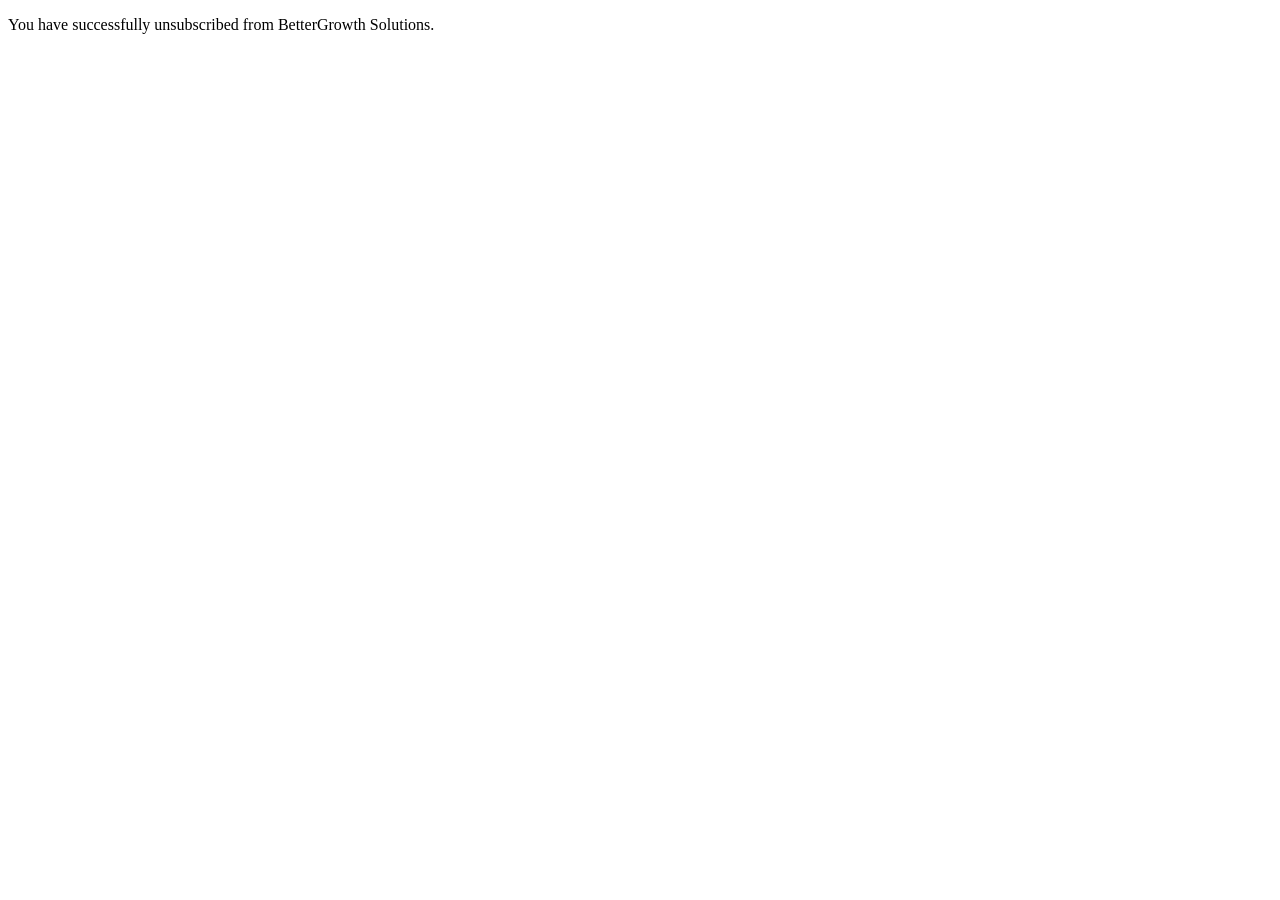
<file: unsubscribe.html>
<!DOCTYPE html>
<html lang="en">
<head>
    <meta charset="UTF-8" />
    <meta name="viewport" content="width=device-width, initial-scale=1.0" />
    <title>Unsubscribed</title>
    <meta name="robots" content="noindex, nofollow" />
</head>
<body>

<p>You have successfully unsubscribed from BetterGrowth Solutions.</p>

</body>
</html>
</file>
<file: style.css>
:root {
            --primary: #0b1a33;
            --primary-light: #142b4e;
            --primary-dark: #060f1f;
            --accent: #e8a838;
            --accent-hover: #d4952a;
            --accent-glow: rgba(232, 168, 56, 0.3);
            --blue-accent: #2b7be4;
            --blue-accent-hover: #1a5fc7;
            --text-light: #f0f4fc;
            --text-muted: #b0c4e0;
            --text-body: #1e2a3a;
            --bg-light: #f7f9fd;
            --bg-card: #ffffff;
            --shadow-sm: 0 4px 20px rgba(11, 26, 51, 0.06);
            --shadow-md: 0 12px 40px rgba(11, 26, 51, 0.10);
            --shadow-lg: 0 24px 60px rgba(11, 26, 51, 0.14);
            --radius: 16px;
            --radius-sm: 10px;
            --transition: 0.35s cubic-bezier(0.25, 0.46, 0.45, 0.94);
            --font: 'Inter', -apple-system, BlinkMacSystemFont, sans-serif;
            --max-width: 1200px;
            --header-height: 76px;
        }
        *, *::before, *::after { margin: 0; padding: 0; box-sizing: border-box; }
        html { scroll-behavior: smooth; -webkit-font-smoothing: antialiased; }
        body { font-family: var(--font); background: var(--bg-light); color: var(--text-body); line-height: 1.6; overflow-x: hidden; padding-top: var(--header-height); }
        a { text-decoration: none; color: inherit; }
        ul { list-style: none; }
        img { max-width: 100%; display: block; }
        .container { max-width: var(--max-width); margin: 0 auto; padding: 0 24px; }

        /* Logo image */
        .logo-img { transition: var(--transition); border-radius: 4px; }
        .logo:hover .logo-img { transform: scale(1.03); }

        /* BUTTONS */
        .btn { display: inline-flex; align-items: center; justify-content: center; gap: 10px; padding: 14px 34px; border-radius: 50px; font-weight: 600; font-size: 0.95rem; border: none; cursor: pointer; transition: var(--transition); letter-spacing: 0.01em; font-family: var(--font); white-space: nowrap; }
        .btn-primary { background: var(--accent); color: var(--primary-dark); box-shadow: 0 4px 16px var(--accent-glow); }
        .btn-primary:hover { background: var(--accent-hover); transform: translateY(-3px); box-shadow: 0 8px 28px var(--accent-glow); }
        .btn-secondary { background: transparent; color: var(--text-light); border: 1.5px solid rgba(255,255,255,0.25); backdrop-filter: blur(4px); }
        .btn-secondary:hover { background: rgba(255,255,255,0.08); border-color: rgba(255,255,255,0.5); transform: translateY(-3px); }
        .btn-sm { padding: 10px 28px; font-size: 0.85rem; }

        /* HEADER */
        .header { position: fixed; top: 0; left: 0; width: 100%; height: var(--header-height); background: rgba(11,26,51,0.92); backdrop-filter: blur(16px); -webkit-backdrop-filter: blur(16px); border-bottom: 1px solid rgba(255,255,255,0.06); z-index: 1000; transition: var(--transition); }
        .header.scrolled { background: rgba(11,26,51,0.97); box-shadow: 0 4px 30px rgba(0,0,0,0.3); }
        .header .container { display: flex; align-items: center; justify-content: space-between; height: 100%; }
        .logo { display: flex; align-items: center; gap: 0; flex-shrink: 0; cursor: pointer; }
        .nav { display: flex; align-items: center; gap: 8px; }
        .nav-list { display: flex; align-items: center; gap: 4px; }
        .nav-list a { color: var(--text-muted); padding: 8px 16px; border-radius: 8px; font-size: 0.9rem; font-weight: 500; transition: var(--transition); position: relative; }
        .nav-list a:hover { color: #fff; background: rgba(255,255,255,0.07); }
        .nav-list a.active { color: #fff; }
        .nav-list a.active::after { content: ''; position: absolute; bottom: 2px; left: 50%; transform: translateX(-50%); width: 24px; height: 2.5px; background: var(--accent); border-radius: 4px; box-shadow: 0 0 12px var(--accent-glow); }
        .nav-cta { margin-left: 12px; }
        .nav-cta .btn { padding: 10px 28px; font-size: 0.85rem; }
        .hamburger { display: none; flex-direction: column; gap: 5px; background: none; border: none; cursor: pointer; padding: 6px; margin-left: 12px; }
        .hamburger span { display: block; width: 26px; height: 2.5px; background: #fff; border-radius: 4px; transition: var(--transition); transform-origin: center; }
        .hamburger.open span:nth-child(1) { transform: rotate(45deg) translate(5px,5px); }
        .hamburger.open span:nth-child(2) { opacity: 0; transform: scaleX(0); }
        .hamburger.open span:nth-child(3) { transform: rotate(-45deg) translate(5px,-5px); }

        /* HERO */
        .hero { background: linear-gradient(145deg, var(--primary-dark) 0%, var(--primary) 50%, var(--primary-light) 100%); padding: 100px 0 80px; position: relative; overflow: hidden; min-height: 90vh; display: flex; align-items: center; }
        .hero::before { content: ''; position: absolute; inset: 0; background-image: radial-gradient(circle at 20% 80%, rgba(232,168,56,0.06) 0%, transparent 50%), radial-gradient(circle at 80% 20%, rgba(43,123,228,0.05) 0%, transparent 50%); pointer-events: none; }
        .hero .container { position: relative; z-index: 2; display: grid; grid-template-columns: 1fr 1fr; gap: 60px; align-items: center; }
        .hero-content { display: flex; flex-direction: column; gap: 24px; }
        .hero-badge { display: inline-flex; align-items: center; gap: 10px; background: rgba(232,168,56,0.12); border: 1px solid rgba(232,168,56,0.18); padding: 8px 22px; border-radius: 50px; color: var(--accent); font-size: 0.8rem; font-weight: 600; letter-spacing: 0.03em; text-transform: uppercase; width: fit-content; backdrop-filter: blur(4px); }
        .hero-badge i { font-size: 0.7rem; }
        .hero-content h1 { font-size: clamp(2.6rem, 5.5vw, 4.2rem); font-weight: 900; line-height: 1.08; color: #fff; letter-spacing: -0.03em; }
        .hero-content h1 .highlight { background: linear-gradient(135deg, var(--accent) 0%, #f5c542 100%); -webkit-background-clip: text; -webkit-text-fill-color: transparent; background-clip: text; }
        .hero-content p { font-size: 1.15rem; color: var(--text-muted); max-width: 520px; line-height: 1.7; }
        .hero-actions { display: flex; flex-wrap: wrap; gap: 14px; margin-top: 6px; }
        .hero-stats { display: flex; gap: 40px; margin-top: 12px; padding-top: 20px; border-top: 1px solid rgba(255,255,255,0.06); }
        .hero-stats .stat { display: flex; flex-direction: column; }
        .hero-stats .stat-number { font-size: 1.5rem; font-weight: 800; color: #fff; }
        .hero-stats .stat-label { font-size: 0.8rem; color: var(--text-muted); opacity: 0.7; font-weight: 500; }
        .hero-visual { display: flex; justify-content: center; align-items: center; position: relative; }
        .hero-grid { display: grid; grid-template-columns: repeat(2,1fr); gap: 16px; width: 100%; max-width: 480px; }
        .hero-grid .grid-item { background: rgba(255,255,255,0.04); backdrop-filter: blur(12px); border: 1px solid rgba(255,255,255,0.07); border-radius: var(--radius); padding: 24px 20px; text-align: center; transition: var(--transition); animation: float 6s ease-in-out infinite; }
        .hero-grid .grid-item:nth-child(2) { animation-delay: -1.5s; }
        .hero-grid .grid-item:nth-child(3) { animation-delay: -3s; }
        .hero-grid .grid-item:nth-child(4) { animation-delay: -4.5s; }
        @keyframes float { 0%,100% { transform: translateY(0px); } 50% { transform: translateY(-8px); } }
        .hero-grid .grid-item:hover { background: rgba(255,255,255,0.10); transform: translateY(-6px) scale(1.02); border-color: var(--accent); box-shadow: 0 12px 40px rgba(0,0,0,0.2); }
        .hero-grid .grid-item i { font-size: 2rem; color: var(--accent); margin-bottom: 10px; display: block; }
        .hero-grid .grid-item h4 { color: #fff; font-size: 0.85rem; font-weight: 700; }
        .hero-grid .grid-item p { color: var(--text-muted); font-size: 0.7rem; opacity: 0.7; margin-top: 2px; }
        .hero-grid .grid-item.accent { background: rgba(232,168,56,0.12); border-color: rgba(232,168,56,0.2); }

        /* TRUST BAR */
        .trust-bar { background: rgba(11,26,51,0.03); border-top: 1px solid rgba(11,26,51,0.04); border-bottom: 1px solid rgba(11,26,51,0.04); padding: 18px 0; text-align: center; }
        .trust-bar p { font-size: 0.95rem; font-weight: 600; color: var(--primary); letter-spacing: 0.01em; }
        .trust-bar p i { color: var(--accent); margin: 0 8px; }
        .trust-bar p span { color: var(--blue-accent); }

        /* INTRO */
        .intro-block { padding: 80px 0 60px; background: #fff; }
        .intro-block .intro-grid { display: grid; grid-template-columns: 2fr 1fr; gap: 50px; align-items: start; }
        .intro-block p { font-size: 1.1rem; line-height: 1.8; color: var(--text-body); opacity: 0.85; }
        .intro-tags { display: flex; flex-wrap: wrap; gap: 10px; margin-top: 20px; }
        .intro-tags span { background: var(--bg-light); padding: 6px 20px; border-radius: 50px; font-size: 0.8rem; font-weight: 600; color: var(--primary); border: 1px solid rgba(11,26,51,0.05); transition: var(--transition); cursor: default; }
        .intro-tags span:hover { background: var(--accent); color: var(--primary-dark); border-color: var(--accent); transform: translateY(-2px); }
        .intro-block .side-feature { background: var(--bg-light); padding: 28px 24px; border-radius: var(--radius); border-left: 4px solid var(--accent); box-shadow: var(--shadow-sm); }
        .intro-block .side-feature h4 { font-size: 1rem; font-weight: 700; color: var(--primary); margin-bottom: 6px; }
        .intro-block .side-feature p { font-size: 0.9rem; opacity: 0.75; line-height: 1.6; }

        /* SECTION HEADER */
        .section-header { text-align: center; max-width: 700px; margin: 0 auto 50px; }
        .section-header .label { display: inline-block; font-size: 0.7rem; font-weight: 700; text-transform: uppercase; letter-spacing: 0.12em; color: var(--accent); background: rgba(232,168,56,0.08); padding: 4px 18px; border-radius: 50px; margin-bottom: 12px; }
        .section-header h2 { font-size: clamp(2rem, 3.5vw, 2.8rem); font-weight: 800; color: var(--primary); letter-spacing: -0.02em; line-height: 1.15; }
        .section-header h2 .highlight { background: linear-gradient(135deg, var(--accent) 0%, #f5c542 100%); -webkit-background-clip: text; -webkit-text-fill-color: transparent; background-clip: text; }
        .section-header p { color: var(--text-body); opacity: 0.7; font-size: 1.05rem; margin-top: 12px; line-height: 1.7; }

        /* SERVICES */
        .services { padding: 80px 0; background: var(--bg-light); }
        .services-grid { display: grid; grid-template-columns: repeat(auto-fit, minmax(280px,1fr)); gap: 28px; }
        .service-card { background: #fff; border-radius: var(--radius); padding: 32px 28px 28px; box-shadow: var(--shadow-sm); transition: var(--transition); border: 1px solid rgba(11,26,51,0.04); position: relative; overflow: hidden; }
        .service-card::before { content: ''; position: absolute; top: 0; left: 0; width: 100%; height: 4px; background: linear-gradient(90deg, var(--accent), var(--blue-accent)); opacity: 0; transition: var(--transition); }
        .service-card:hover { transform: translateY(-8px); box-shadow: var(--shadow-md); border-color: rgba(232,168,56,0.10); }
        .service-card:hover::before { opacity: 1; }
        .service-card .icon { width: 56px; height: 56px; background: rgba(232,168,56,0.08); border-radius: var(--radius-sm); display: flex; align-items: center; justify-content: center; font-size: 1.5rem; color: var(--accent); margin-bottom: 18px; transition: var(--transition); }
        .service-card:hover .icon { background: var(--accent); color: #fff; transform: scale(1.05); box-shadow: 0 8px 24px var(--accent-glow); }
        .service-card h3 { font-size: 1.1rem; font-weight: 700; color: var(--primary); margin-bottom: 8px; }
        .service-card p { font-size: 0.92rem; color: var(--text-body); opacity: 0.75; line-height: 1.7; margin-bottom: 16px; }
        .service-card .learn-more { font-size: 0.85rem; font-weight: 600; color: var(--blue-accent); display: inline-flex; align-items: center; gap: 6px; transition: var(--transition); cursor: pointer; }
        .service-card .learn-more:hover { color: var(--accent); gap: 12px; }

        /* INDUSTRIES */
        .industries { padding: 80px 0; background: #fff; }
        .industries-grid { display: flex; flex-wrap: wrap; justify-content: center; gap: 14px; }
        .industries-grid .ind-item { background: var(--bg-light); padding: 12px 28px; border-radius: 50px; font-weight: 600; font-size: 0.9rem; color: var(--primary); border: 1px solid transparent; transition: var(--transition); cursor: default; }
        .industries-grid .ind-item:hover { background: var(--accent); color: var(--primary-dark); border-color: var(--accent); transform: translateY(-4px); box-shadow: 0 8px 24px var(--accent-glow); }

        /* WHY */
        .why { padding: 80px 0; background: var(--primary); color: #fff; position: relative; overflow: hidden; }
        .why::before { content: ''; position: absolute; top: -50%; right: -20%; width: 60%; height: 200%; background: radial-gradient(ellipse, rgba(232,168,56,0.04) 0%, transparent 70%); pointer-events: none; }
        .why .section-header h2 { color: #fff; }
        .why .section-header p { color: var(--text-muted); }
        .why-grid { display: grid; grid-template-columns: repeat(auto-fit, minmax(220px,1fr)); gap: 24px; margin-top: 20px; position: relative; z-index: 2; }
        .why-item { background: rgba(255,255,255,0.04); border: 1px solid rgba(255,255,255,0.06); border-radius: var(--radius); padding: 24px 20px; text-align: center; transition: var(--transition); backdrop-filter: blur(4px); }
        .why-item:hover { background: rgba(255,255,255,0.08); transform: translateY(-6px); border-color: rgba(232,168,56,0.2); box-shadow: 0 12px 32px rgba(0,0,0,0.2); }
        .why-item i { font-size: 2rem; color: var(--accent); margin-bottom: 12px; display: block; }
        .why-item h4 { font-size: 0.95rem; font-weight: 600; }

        /* PROCESS */
        .process { padding: 80px 0; background: var(--bg-light); }
        .process-steps { display: grid; grid-template-columns: repeat(auto-fit, minmax(200px,1fr)); gap: 30px; margin-top: 10px; }
        .step { text-align: center; position: relative; padding: 24px 16px; background: #fff; border-radius: var(--radius); box-shadow: var(--shadow-sm); transition: var(--transition); border: 1px solid rgba(11,26,51,0.04); }
        .step:hover { transform: translateY(-6px); box-shadow: var(--shadow-md); border-color: var(--accent); }
        .step-number { width: 60px; height: 60px; background: var(--accent); color: var(--primary-dark); border-radius: 50%; display: flex; align-items: center; justify-content: center; font-size: 1.5rem; font-weight: 800; margin: 0 auto 18px; box-shadow: 0 8px 24px var(--accent-glow); transition: var(--transition); }
        .step:hover .step-number { transform: scale(1.05); box-shadow: 0 12px 32px var(--accent-glow); }
        .step h4 { font-size: 1.05rem; font-weight: 700; color: var(--primary); margin-bottom: 6px; }
        .step p { font-size: 0.9rem; color: var(--text-body); opacity: 0.7; line-height: 1.6; }

        /* WHO */
        .who { padding: 80px 0; background: #fff; }
        .who-grid { display: grid; grid-template-columns: repeat(auto-fit, minmax(230px,1fr)); gap: 28px; }
        .who-card { background: var(--bg-light); border-radius: var(--radius); padding: 32px 24px; text-align: center; border: 1px solid transparent; transition: var(--transition); box-shadow: var(--shadow-sm); }
        .who-card:hover { border-color: var(--accent); transform: translateY(-6px); box-shadow: var(--shadow-md); }
        .who-card .avatar { width: 72px; height: 72px; border-radius: 50%; background: rgba(232,168,56,0.10); display: flex; align-items: center; justify-content: center; font-size: 2rem; color: var(--accent); margin: 0 auto 16px; transition: var(--transition); }
        .who-card:hover .avatar { background: var(--accent); color: #fff; transform: scale(1.05); }
        .who-card h4 { font-size: 1.05rem; font-weight: 700; color: var(--primary); }
        .who-card p { font-size: 0.9rem; color: var(--text-body); opacity: 0.7; line-height: 1.6; margin-top: 4px; }

        /* CONTACT */
        .contact { padding: 80px 0; background: var(--primary); color: #fff; position: relative; overflow: hidden; }
        .contact::before { content: ''; position: absolute; bottom: -30%; left: -10%; width: 50%; height: 100%; background: radial-gradient(ellipse, rgba(43,123,228,0.06) 0%, transparent 70%); pointer-events: none; }
        .contact .section-header h2 { color: #fff; }
        .contact .section-header p { color: var(--text-muted); }
        .contact-wrapper { display: grid; grid-template-columns: 1fr 1fr; gap: 50px; margin-top: 20px; align-items: start; position: relative; z-index: 2; }
        .contact-info { display: flex; flex-direction: column; gap: 20px; }
        .contact-info h3 { font-size: 1.5rem; font-weight: 700; }
        .contact-info p { color: var(--text-muted); line-height: 1.7; }
        .contact-info .detail { display: flex; align-items: center; gap: 14px; color: var(--text-muted); font-size: 0.95rem; }
        .contact-info .detail i { width: 40px; height: 40px; background: rgba(255,255,255,0.06); border-radius: 50%; display: flex; align-items: center; justify-content: center; color: var(--accent); font-size: 1rem; flex-shrink: 0; transition: var(--transition); }
        .contact-info .detail:hover i { background: var(--accent); color: var(--primary-dark); }
        .contact-form { background: rgba(255,255,255,0.04); backdrop-filter: blur(12px); border: 1px solid rgba(255,255,255,0.06); border-radius: var(--radius); padding: 36px 32px; box-shadow: 0 20px 60px rgba(0,0,0,0.2); }
        .contact-form .form-row { display: grid; grid-template-columns: 1fr 1fr; gap: 16px; }
        .contact-form .form-group { display: flex; flex-direction: column; gap: 4px; margin-bottom: 14px; }
        .contact-form label { font-size: 0.8rem; font-weight: 600; color: var(--text-muted); letter-spacing: 0.02em; text-transform: uppercase; }
        .contact-form input, .contact-form select, .contact-form textarea { background: rgba(255,255,255,0.06); border: 1px solid rgba(255,255,255,0.08); border-radius: var(--radius-sm); padding: 12px 16px; font-family: var(--font); font-size: 0.95rem; color: #fff; transition: var(--transition); outline: none; width: 100%; }
        .contact-form input::placeholder, .contact-form textarea::placeholder { color: rgba(255,255,255,0.3); }
        .contact-form input:focus, .contact-form select:focus, .contact-form textarea:focus { border-color: var(--accent); background: rgba(255,255,255,0.08); box-shadow: 0 0 0 3px var(--accent-glow); }
        .contact-form select option { background: var(--primary); color: #fff; }
        .contact-form textarea { resize: vertical; min-height: 100px; }
        .contact-form .btn { width: 100%; padding: 16px; font-size: 1rem; margin-top: 6px; font-weight: 700; }

        /* FOOTER */
        .footer { background: var(--primary-dark); color: var(--text-muted); padding: 60px 0 30px; border-top: 1px solid rgba(255,255,255,0.04); }
        .footer-grid { display: grid; grid-template-columns: 2fr 1fr 1fr 1fr; gap: 40px; margin-bottom: 40px; }
        .footer-brand .logo { display: flex; align-items: center; margin-bottom: 12px; }
        .footer-brand p { font-size: 0.9rem; line-height: 1.7; margin-top: 6px; max-width: 300px; opacity: 0.7; }
        .footer-col h4 { color: #fff; font-size: 0.95rem; font-weight: 700; margin-bottom: 16px; }
        .footer-col ul { display: flex; flex-direction: column; gap: 10px; }
        .footer-col ul a { font-size: 0.9rem; opacity: 0.7; transition: var(--transition); }
        .footer-col ul a:hover { opacity: 1; color: var(--accent); transform: translateX(4px); }
        .footer-bottom { border-top: 1px solid rgba(255,255,255,0.04); padding-top: 24px; display: flex; justify-content: space-between; align-items: center; flex-wrap: wrap; gap: 16px; font-size: 0.85rem; opacity: 0.6; }
        .footer-socials { display: flex; gap: 14px; }
        .footer-socials a { width: 38px; height: 38px; border-radius: 50%; background: rgba(255,255,255,0.04); display: flex; align-items: center; justify-content: center; transition: var(--transition); color: var(--text-muted); }
        .footer-socials a:hover { background: var(--accent); color: var(--primary-dark); transform: translateY(-3px); box-shadow: 0 8px 24px var(--accent-glow); }

        /* RESPONSIVE */
        @media (max-width: 1024px) {
            .hero .container { grid-template-columns: 1fr; text-align: center; }
            .hero-content p { max-width: 100%; margin: 0 auto; }
            .hero-actions { justify-content: center; }
            .hero-stats { justify-content: center; }
            .hero-grid { max-width: 400px; margin: 0 auto; }
            .intro-block .intro-grid { grid-template-columns: 1fr; gap: 30px; }
            .contact-wrapper { grid-template-columns: 1fr; }
            .footer-grid { grid-template-columns: 1fr 1fr; gap: 30px; }
        }
        @media (max-width: 768px) {
            :root { --header-height: 68px; }
            .nav-list { position: fixed; top: var(--header-height); left: 0; width: 100%; background: rgba(11,26,51,0.98); backdrop-filter: blur(20px); flex-direction: column; padding: 24px 20px 32px; gap: 4px; transform: translateY(-120%); transition: var(--transition); border-bottom: 1px solid rgba(255,255,255,0.04); box-shadow: 0 20px 60px rgba(0,0,0,0.4); align-items: stretch; }
            .nav-list.open { transform: translateY(0); }
            .nav-list a { padding: 12px 16px; font-size: 1rem; text-align: center; border-radius: 8px; }
            .nav-list a.active::after { display: none; }
            .nav-cta { margin-left: 0; margin-top: 8px; }
            .nav-cta .btn { width: 100%; justify-content: center; }
            .hamburger { display: flex; }
            .hero { padding: 60px 0 50px; min-height: auto; }
            .hero-content h1 { font-size: 2.2rem; }
            .hero-grid { grid-template-columns: repeat(2,1fr); gap: 12px; }
            .hero-grid .grid-item { padding: 16px 12px; }
            .hero-grid .grid-item i { font-size: 1.4rem; }
            .hero-stats { gap: 24px; flex-wrap: wrap; justify-content: center; }
            .services-grid { grid-template-columns: 1fr; }
            .process-steps { grid-template-columns: 1fr; max-width: 360px; margin-left: auto; margin-right: auto; }
            .who-grid { grid-template-columns: 1fr 1fr; }
            .contact-form .form-row { grid-template-columns: 1fr; }
            .footer-grid { grid-template-columns: 1fr; gap: 24px; }
            .footer-bottom { flex-direction: column; text-align: center; }
            .industries-grid .ind-item { padding: 10px 18px; font-size: 0.8rem; }
            .section-header h2 { font-size: 1.8rem; }
            .logo-img { height: 34px !important; }
        }
        @media (max-width: 480px) {
            .hero-content h1 { font-size: 1.8rem; }
            .hero-actions .btn { width: 100%; justify-content: center; }
            .who-grid { grid-template-columns: 1fr; }
            .contact-form { padding: 24px 18px; }
            .container { padding: 0 16px; }
            .logo-img { height: 28px !important; }
        }

        /* SCROLL REVEAL */
        .reveal { opacity: 0; transform: translateY(40px); transition: opacity 0.8s cubic-bezier(0.25,0.46,0.45,0.94), transform 0.8s cubic-bezier(0.25,0.46,0.45,0.94); }
        .reveal.visible { opacity: 1; transform: translateY(0); }
        .reveal-delay-1 { transition-delay: 0.10s; }
        .reveal-delay-2 { transition-delay: 0.20s; }
        .reveal-delay-3 { transition-delay: 0.30s; }
        .reveal-delay-4 { transition-delay: 0.40s; }
        .reveal-delay-5 { transition-delay: 0.50s; }

        .thank-you-message {
    background: rgba(255,255,255,0.04);
    backdrop-filter: blur(12px);
    border: 1px solid rgba(255,255,255,0.06);
    border-radius: 16px;
    padding: 20px;
    box-shadow: 0 20px 60px rgba(0,0,0,0.2);
}



 
        #page-loader {
            position: fixed;
            inset: 0;
            z-index: 99999;
            display: flex;
            flex-direction: column;
            align-items: center;
            justify-content: center;
            gap: 22px;
            background: #0f1f3d;
            transition: opacity .5s ease, visibility .5s ease;
        }
        #page-loader.hidden { opacity: 0; visibility: hidden; pointer-events: none; }
        #page-loader .loader-logo {
            height: 44px; width: auto;
            background: #fff; padding: 8px 14px; border-radius: 10px;
            animation: loaderPulse 1.6s ease-in-out infinite;
        }
        #page-loader .loader-ring {
            width: 52px; height: 52px; border-radius: 50%;
            border: 4px solid rgba(255,255,255,.15);
            border-top-color: #e8a838;
            animation: loaderSpin .9s linear infinite;
        }
        #page-loader .loader-text {
            color: #fff; font: 600 .85rem/1 'Inter', sans-serif;
            letter-spacing: .12em; text-transform: uppercase; opacity: .8;
        }
        body.is-loading { overflow: hidden; }
        @keyframes loaderSpin { to { transform: rotate(360deg); } }
        @keyframes loaderPulse { 0%,100% { transform: scale(1); opacity: 1; } 50% { transform: scale(.96); opacity: .8; } }
        @media (prefers-reduced-motion: reduce) {
            #page-loader .loader-ring, #page-loader .loader-logo { animation-duration: 3s; }
        }

        /* FAQ section */
        .faq { padding: 80px 0; }
        .faq-list { max-width: 820px; margin: 0 auto; display: grid; gap: 14px; }
        .faq-list details { background: #fff; border: 1px solid rgba(15,31,61,.12); border-radius: 12px; padding: 18px 22px; }
        .faq-list summary { cursor: pointer; font-weight: 700; color: #0b1a33; list-style: none; display: flex; justify-content: space-between; gap: 12px; }
        .faq-list summary::-webkit-details-marker { display: none; }
        .faq-list summary::after { content: '+'; font-size: 1.4rem; line-height: 1; color: #e8a838; }
        .faq-list details[open] summary::after { content: '\2212'; }
        .faq-list details p { margin-top: 12px; color: #1e2a3a; line-height: 1.7; }

        /* Form feedback */
        .form-error { display: none; margin-bottom: 14px; padding: 12px 16px; border-radius: 8px; background: #fee2e2; color: #991b1b; font-size: .95rem; }
        .form-error.show { display: block; }
        .contact-form.is-sending { opacity: .7; pointer-events: none; }



         .footer-contact-info { margin-top: 16px; display: flex; flex-direction: column; gap: 8px; }
        .footer-contact-info .contact-item { display: flex; align-items: center; gap: 10px; font-size: 0.85rem; color: var(--text-muted); opacity: 0.8; transition: var(--transition); }
        .footer-contact-info .contact-item:hover { opacity: 1; color: var(--accent); }
        .footer-contact-info .contact-item i { width: 20px; color: var(--accent); font-size: 0.85rem;
</file>
